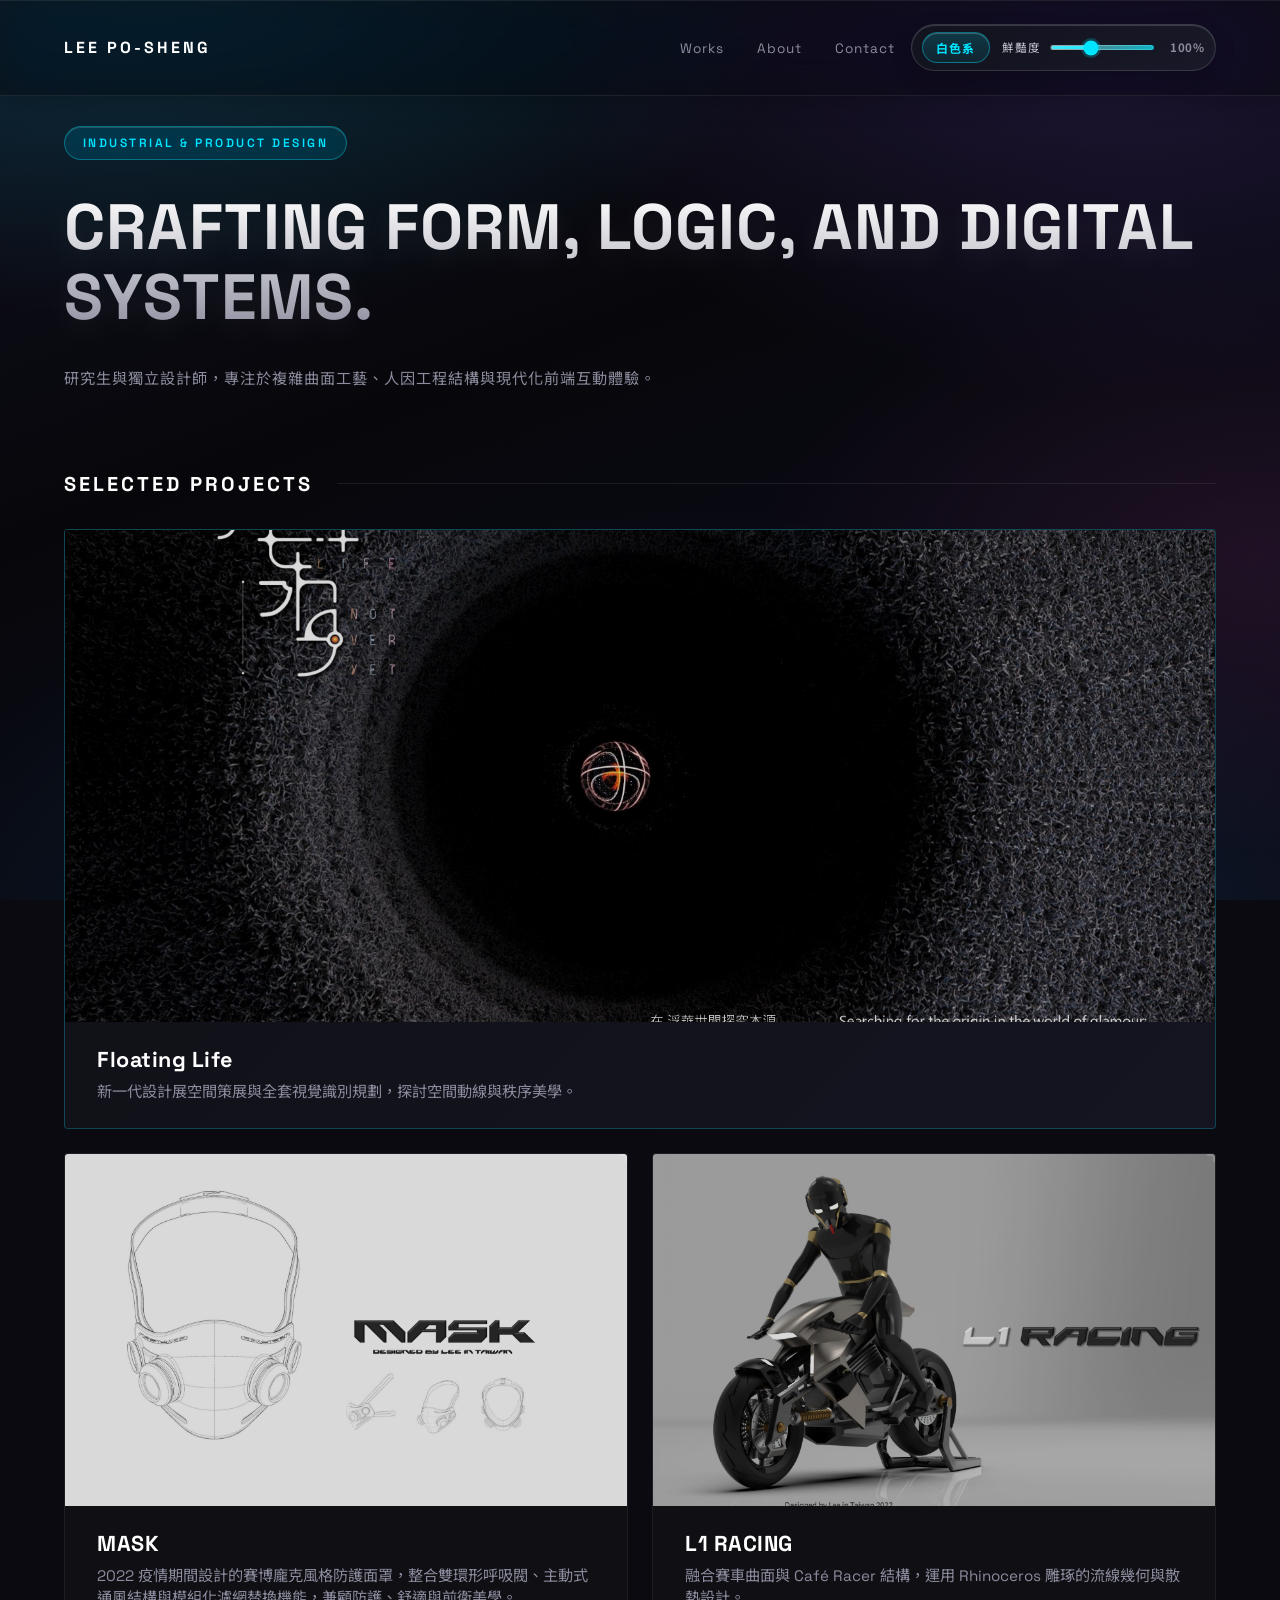
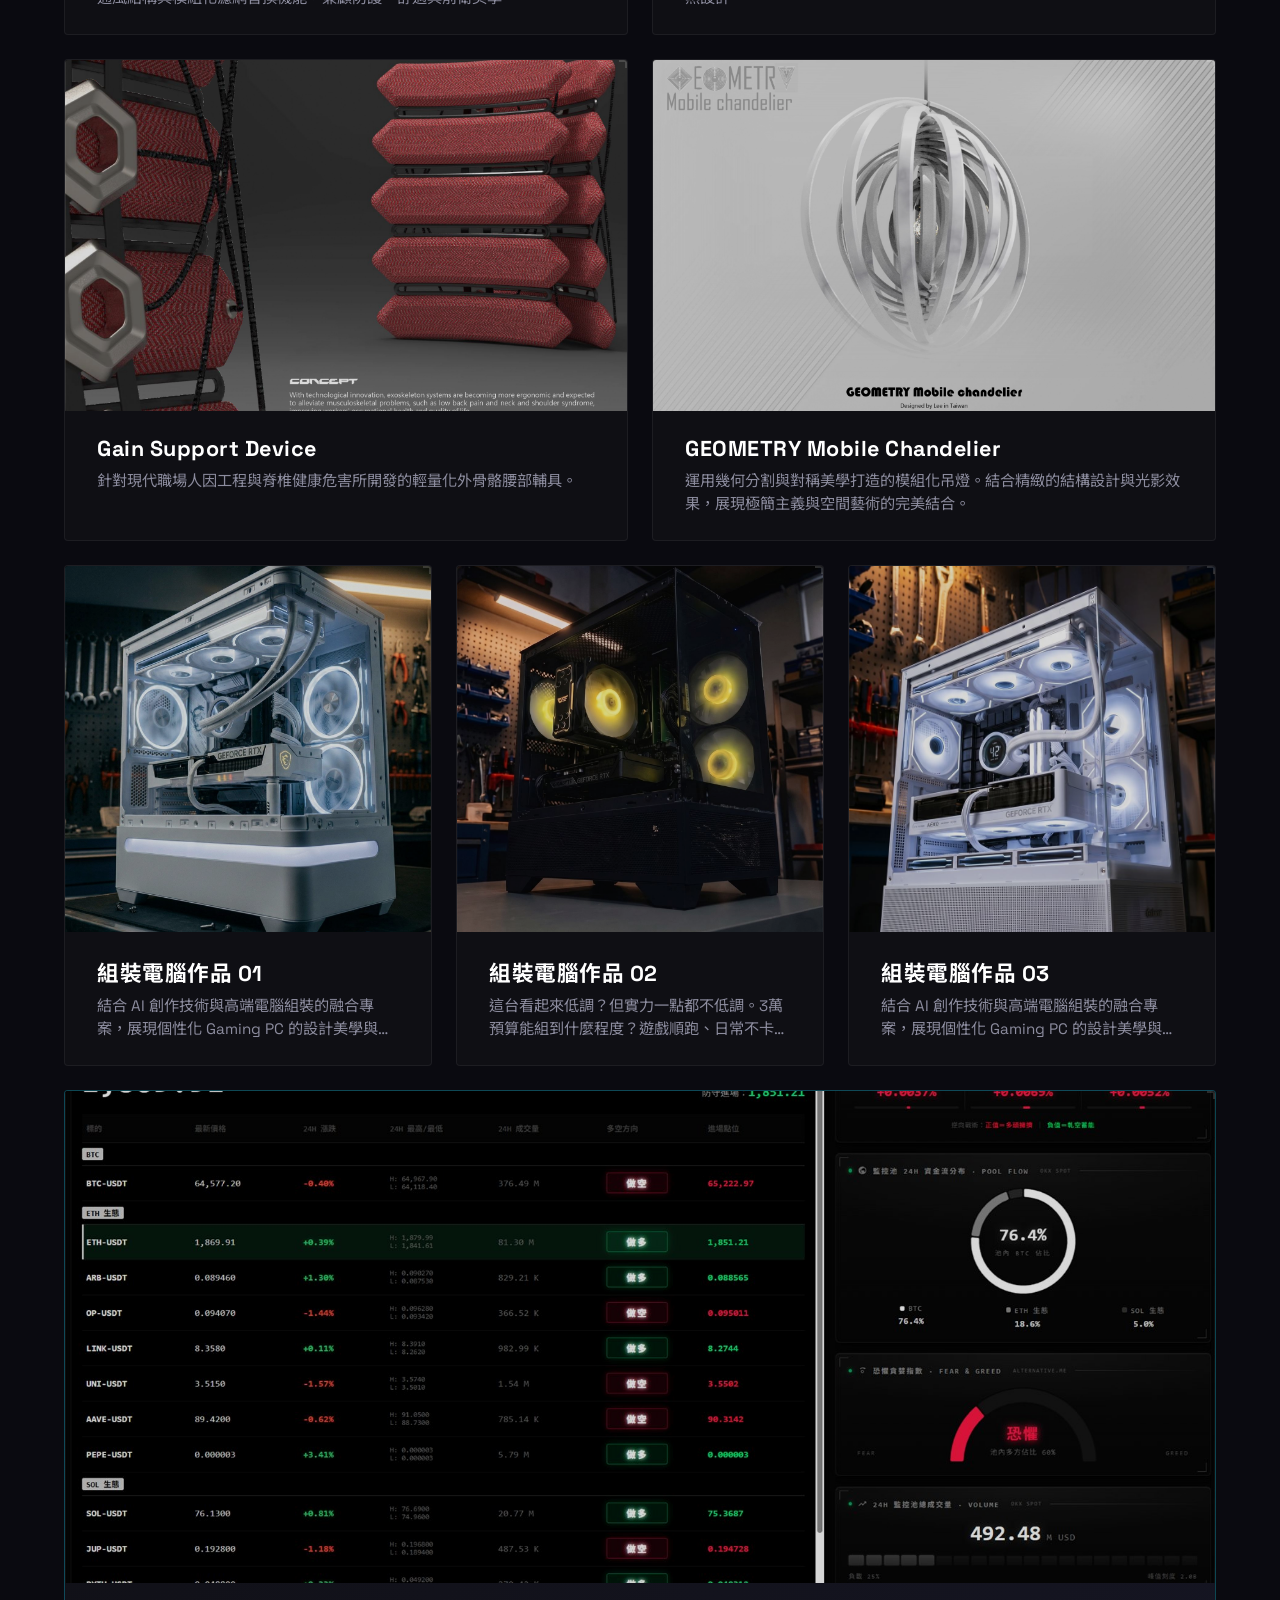
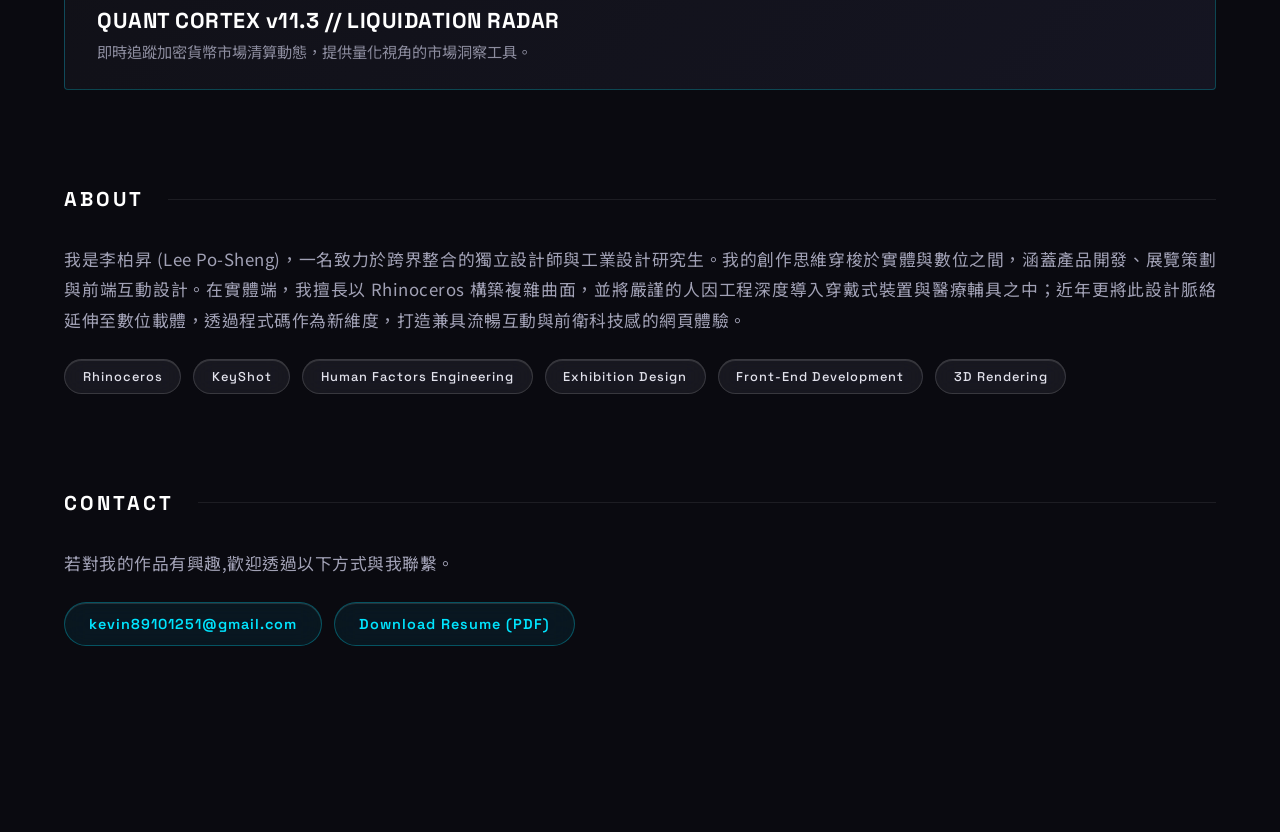
<file: index.html>
<!DOCTYPE html>
<html lang="zh-TW">
<head>
    <meta charset="UTF-8">
    <meta name="viewport" content="width=device-width, initial-scale=1.0">
    <title>Po-Sheng Lee | Portfolio</title>

    <meta name="description" content="李柏昇 (Lee Po-Sheng) 的作品集 — 工業設計研究生與獨立設計師，專注複雜曲面工藝、人因工程結構、展覽策劃與現代前端互動體驗。">
    <meta name="author" content="Lee Po-Sheng">
    <meta name="theme-color" content="#0a0a10">
    <link rel="canonical" href="./">

    <!-- Open Graph / 社群分享預覽（部署後請將 og:url、og:image 換成完整網址）-->
    <meta property="og:type" content="website">
    <meta property="og:title" content="Po-Sheng Lee | Portfolio">
    <meta property="og:description" content="工業設計研究生與獨立設計師，專注複雜曲面工藝、人因工程結構與現代前端互動體驗。">
    <meta property="og:image" content="jpg/Lee_Po-Sheng%20Portfolio_page-0023.jpg">
    <meta property="og:locale" content="zh_TW">
    <meta name="twitter:card" content="summary_large_image">
    <meta name="twitter:title" content="Po-Sheng Lee | Portfolio">
    <meta name="twitter:description" content="工業設計研究生與獨立設計師，專注複雜曲面工藝、人因工程結構與現代前端互動體驗。">
    <meta name="twitter:image" content="jpg/Lee_Po-Sheng%20Portfolio_page-0023.jpg">

    <link rel="icon" href="data:image/svg+xml,%3Csvg xmlns='http://www.w3.org/2000/svg' viewBox='0 0 32 32'%3E%3Crect width='32' height='32' rx='6' fill='%230a0a10'/%3E%3Ctext x='16' y='22' font-family='Arial,sans-serif' font-size='16' font-weight='700' fill='%2300e5ff' text-anchor='middle'%3EL%3C/text%3E%3C/svg%3E">

    <link rel="preconnect" href="https://fonts.googleapis.com">
    <link rel="preconnect" href="https://fonts.gstatic.com" crossorigin>
    <link href="https://fonts.googleapis.com/css2?family=Noto+Sans+TC:wght@400;700&family=Space+Grotesk:wght@700&display=swap" rel="stylesheet">
    <link rel="stylesheet" href="style.css">
</head>
<body>

    <header>
        <div class="logo">LEE PO-SHENG</div>
        <div class="header-tools">
            <nav class="nav-links">
                <a href="#works">Works</a>
                <a href="#about">About</a>
                <a href="#contact">Contact</a>
            </nav>

            <div class="view-controls" aria-label="顯示設定">
                <button type="button" class="theme-toggle" id="theme-toggle-btn" aria-pressed="false">白色系</button>
                <label class="saturation-control" for="saturation-range">
                    <span>鮮豔度</span>
                    <input id="saturation-range" type="range" min="70" max="150" step="5" value="100">
                    <output id="saturation-value">100%</output>
                </label>
            </div>
        </div>
    </header>

    <main>
        <section class="hero">
            <span class="tag">Industrial & Product Design</span>
            <h1>Crafting form, logic, and digital systems.</h1>
            <p>研究生與獨立設計師，專注於複雜曲面工藝、人因工程結構與現代化前端互動體驗。</p>
        </section>

        <h2 class="section-title" id="works">Selected Projects</h2>
<div class="portfolio-grid">
            <div class="card featured-card" onclick="openModal('floating')">
                <div class="card-img-wrapper">
                    <img src="jpg/Lee_Po-Sheng Portfolio_page-0023.jpg" alt="Floating Life Exhibition" loading="lazy">
                </div>
                <div class="card-content">
                    <h3>Floating Life</h3>
                    <p>新一代設計展空間策展與全套視覺識別規劃，探討空間動線與秩序美學。</p>
                </div>
            </div>

            <div class="card" onclick="openModal('mask')">
                <div class="card-img-wrapper">
                    <img src="jpg/Lee_Po-Sheng Portfolio_page-0009.jpg" alt="Cyberpunk mask main render" loading="lazy">
                </div>
                <div class="card-content">
                    <h3>MASK</h3>
                    <p>2022 疫情期間設計的賽博龐克風格防護面罩，整合雙環形呼吸閥、主動式通風結構與模組化濾網替換機能，兼顧防護、舒適與前衛美學。</p>
                </div>
            </div>

            <div class="card" onclick="openModal('l1')">
                <div class="card-img-wrapper">
                    <img src="jpg/l1.jpg" alt="L1 RACING Concept" loading="lazy">
                </div>
                <div class="card-content">
                    <h3>L1 RACING</h3>
                    <p>融合賽車曲面與 Café Racer 結構，運用 Rhinoceros 雕琢的流線幾何與散熱設計。</p>
                </div>
            </div>

            <div class="card" onclick="openModal('device')">
                <div class="card-img-wrapper">
                    <img src="jpg/device.jpg" alt="Gain Support Device" loading="lazy">
                </div>
                <div class="card-content">
                    <h3>Gain Support Device</h3>
                    <p>針對現代職場人因工程與脊椎健康危害所開發的輕量化外骨骼腰部輔具。</p>
                </div>
            </div>

            <div class="card" onclick="openModal('geometry')">
                <div class="card-img-wrapper">
                    <img src="jpg/Lee_Po-Sheng Portfolio_page-0004.jpg" alt="Geometry Mobile Chandelier" loading="lazy">
                </div>
                <div class="card-content">
                    <h3>GEOMETRY Mobile Chandelier</h3>
                    <p>運用幾何分割與對稱美學打造的模組化吊燈。結合精緻的結構設計與光影效果，展現極簡主義與空間藝術的完美結合。</p>
                </div>
            </div>

            <div class="card card-third" onclick="openModal('pc-build-1')">
                <div class="card-img-wrapper">
                    <img src="jpg/電腦店/福利連顯卡/Gemini_Generated_Image_p48gkpp48gkpp48g.jpg" alt="組裝電腦作品 01" loading="lazy">
                </div>
                <div class="card-content">
                    <h3>組裝電腦作品 01</h3>
                    <p>結合 AI 創作技術與高端電腦組裝的融合專案，展現個性化 Gaming PC 的設計美學與功能完整性。</p>
                </div>
            </div>

            <div class="card card-third" onclick="openModal('pc-build-2')">
                <div class="card-img-wrapper">
                    <img src="jpg/電腦店/32800/Gemini_Generated_Image_b1ov80b1ov80b1ov.jpg" alt="組裝電腦作品 02" loading="lazy">
                </div>
                <div class="card-content">
                    <h3>組裝電腦作品 02</h3>
                    <p>這台看起來低調？但實力一點都不低調。3萬預算能組到什麼程度？遊戲順跑、日常不卡、剪輯也能撐住 💻黑化機身＋黃光燈效就是那種——不張揚但很能打的配置</p>
                </div>
            </div>

            <div class="card card-third" onclick="openModal('pc-build-3')">
                <div class="card-img-wrapper">
                    <img src="jpg/電腦店/5070TI/Gemini_Generated_Image_r15k8or15k8or15k.jpg" alt="組裝電腦作品 03" loading="lazy">
                </div>
                <div class="card-content">
                    <h3>組裝電腦作品 03</h3>
                    <p>結合 AI 創作技術與高端電腦組裝的融合專案，展現個性化 Gaming PC 的設計美學與功能完整性。</p>
                </div>
            </div>

            <div class="card featured-card" onclick="openModal('quant-cortex')">
                <div class="card-img-wrapper">
                    <img src="jpg/加密貨幣/螢幕擷取畫面 2026-07-20 002026.jpg" alt="QUANT CORTEX - Liquidation Radar" loading="lazy">
                </div>
                <div class="card-content">
                    <h3>QUANT CORTEX v11.3 // LIQUIDATION RADAR</h3>
                    <p>即時追蹤加密貨幣市場清算動態，提供量化視角的市場洞察工具。</p>
                </div>
            </div>
        </div>

        <section class="about-section" id="about">
            <h2 class="section-title">About</h2>
            <div class="about-content">
                <p>我是李柏昇 (Lee Po-Sheng)，一名致力於跨界整合的獨立設計師與工業設計研究生。我的創作思維穿梭於實體與數位之間，涵蓋產品開發、展覽策劃與前端互動設計。在實體端，我擅長以 Rhinoceros 構築複雜曲面，並將嚴謹的人因工程深度導入穿戴式裝置與醫療輔具之中；近年更將此設計脈絡延伸至數位載體，透過程式碼作為新維度，打造兼具流暢互動與前衛科技感的網頁體驗。</p>
                <div class="skills-list">
                    <span class="skill-tag">Rhinoceros</span>
                    <span class="skill-tag">KeyShot</span>
                    <span class="skill-tag">Human Factors Engineering</span>
                    <span class="skill-tag">Exhibition Design</span>
                    <span class="skill-tag">Front-End Development</span>
                    <span class="skill-tag">3D Rendering</span>
                </div>
            </div>
        </section>

        <section class="contact-section" id="contact">
            <h2 class="section-title">Contact</h2>
            <div class="contact-content">
                <p>若對我的作品有興趣,歡迎透過以下方式與我聯繫。</p>
                <div class="contact-links">
                    <a href="mailto:kevin89101251@gmail.com" class="contact-link">kevin89101251@gmail.com</a>
                    <a href="Lee_Po-Sheng%20Portfolio.pdf" class="contact-link" download>Download Resume (PDF)</a>
                </div>
            </div>
        </section>
    </main>

    <div id="project-modal" class="modal" role="dialog" aria-modal="true" aria-label="作品詳細內容" aria-hidden="true">
        <button type="button" class="nav-arrow nav-arrow-prev" onclick="navigateProject(-1)" title="上一個作品" aria-label="上一個作品">‹</button>
        <button type="button" class="nav-arrow nav-arrow-next" onclick="navigateProject(1)" title="下一個作品" aria-label="下一個作品">›</button>
        <div class="modal-content">
            <button type="button" class="close-btn" onclick="closeModal()" aria-label="關閉">&times;</button>
            <div class="modal-body" id="modal-body-content"></div>
        </div>
    </div>

    <script src="script.js"></script>
</body>
</html>
</file>
<file: style.css>
*, *::before, *::after {
    box-sizing: border-box;
}

:root {
    --global-saturation: 100%;
}

html {
    filter: saturate(var(--global-saturation));
    transition: filter 0.25s ease;
}

/* =========================================
   全局動畫關鍵幀
   ========================================= */
@keyframes fadeIn {
    from {
        opacity: 0;
    }
    to {
        opacity: 1;
    }
}

@keyframes fadeInUp {
    from {
        opacity: 0;
        transform: translateY(30px);
    }
    to {
        opacity: 1;
        transform: translateY(0);
    }
}

@keyframes slideInLeft {
    from {
        opacity: 0;
        transform: translateX(-50px);
    }
    to {
        opacity: 1;
        transform: translateX(0);
    }
}

@keyframes scaleIn {
    from {
        opacity: 0;
        transform: scale(0.95);
    }
    to {
        opacity: 1;
        transform: scale(1);
    }
}

body, html {
    margin: 0;
    padding: 0;
    width: 100%;
    min-height: 100vh;
    background-color: #0a0a10;
    background-image:
        radial-gradient(ellipse 85% 65% at 12% -5%, rgba(0, 229, 255, 0.18), transparent 62%),
        radial-gradient(ellipse 75% 60% at 88% 8%, rgba(140, 92, 255, 0.16), transparent 60%),
        radial-gradient(ellipse 65% 55% at 98% 62%, rgba(255, 92, 180, 0.09), transparent 60%),
        radial-gradient(ellipse 95% 75% at 50% 105%, rgba(0, 229, 255, 0.11), transparent 65%),
        linear-gradient(160deg, #100f1e 0%, #07070b 40%, #0a0a17 75%, #0d0d1c 100%);
    background-attachment: fixed;
    color: #e2e2ec;
    font-family: 'Space Grotesk', 'Noto Sans TC', -apple-system, sans-serif;
    -webkit-font-smoothing: antialiased;
    scroll-behavior: smooth;
    animation: fadeIn 0.8s ease-out;
}

header {
    position: fixed;
    top: 0; left: 0;
    width: 100%;
    padding: 1.5rem 5%;
    display: flex;
    justify-content: space-between;
    align-items: center;
    z-index: 100;
    background: rgba(10, 10, 14, 0.55);
    backdrop-filter: blur(20px) saturate(180%);
    -webkit-backdrop-filter: blur(20px) saturate(180%);
    border-bottom: 1px solid rgba(255, 255, 255, 0.08);
    box-shadow: inset 0 1px 0 rgba(255, 255, 255, 0.08), 0 4px 24px rgba(0, 0, 0, 0.25);
}

.header-tools {
    display: flex;
    align-items: center;
    gap: 1rem;
}

.view-controls {
    z-index: 150;
    display: flex;
    align-items: center;
    gap: 0.8rem;
    padding: 0.42rem 0.62rem;
    border-radius: 999px;
    background: linear-gradient(125deg, rgba(20, 22, 31, 0.78), rgba(35, 38, 51, 0.55));
    border: 1px solid rgba(255, 255, 255, 0.14);
    box-shadow: inset 0 1px 0 rgba(255, 255, 255, 0.16), 0 8px 20px rgba(0, 0, 0, 0.22);
    backdrop-filter: blur(15px) saturate(170%);
    -webkit-backdrop-filter: blur(15px) saturate(170%);
}

.theme-toggle {
    border: 1px solid rgba(0, 229, 255, 0.38);
    background: linear-gradient(180deg, rgba(0, 229, 255, 0.18), rgba(0, 229, 255, 0.08));
    color: #00e5ff;
    font-family: 'Noto Sans TC', sans-serif;
    font-size: 0.75rem;
    font-weight: 700;
    letter-spacing: 0.8px;
    border-radius: 999px;
    padding: 0.38rem 0.86rem;
    cursor: pointer;
    box-shadow: inset 0 1px 0 rgba(255, 255, 255, 0.2);
    transition: background-color 0.25s ease, border-color 0.25s ease, color 0.25s ease, transform 0.2s ease;
    white-space: nowrap;
    flex-shrink: 0;
}

.theme-toggle:hover {
    background: rgba(0, 229, 255, 0.2);
    border-color: rgba(0, 229, 255, 0.55);
    transform: translateY(-1px);
}

.saturation-control {
    display: flex;
    align-items: center;
    gap: 0.45rem;
    color: #c7c7d6;
    font-size: 0.72rem;
    letter-spacing: 0.8px;
    font-family: 'Noto Sans TC', sans-serif;
    white-space: nowrap;
    flex-shrink: 0;
}

#saturation-range {
    width: 104px;
    accent-color: #00e5ff;
}

#saturation-range::-webkit-slider-runnable-track {
    height: 5px;
    border-radius: 999px;
    background: linear-gradient(90deg, rgba(255, 255, 255, 0.25), rgba(0, 229, 255, 0.7));
}

#saturation-range::-webkit-slider-thumb {
    -webkit-appearance: none;
    appearance: none;
    width: 15px;
    height: 15px;
    border-radius: 50%;
    margin-top: -5px;
    background: #ecfbff;
    border: 1px solid rgba(0, 229, 255, 0.8);
    box-shadow: 0 0 0 2px rgba(0, 229, 255, 0.22);
}

#saturation-range::-moz-range-track {
    height: 5px;
    border-radius: 999px;
    background: linear-gradient(90deg, rgba(255, 255, 255, 0.25), rgba(0, 229, 255, 0.7));
}

#saturation-range::-moz-range-thumb {
    width: 15px;
    height: 15px;
    border-radius: 50%;
    background: #ecfbff;
    border: 1px solid rgba(0, 229, 255, 0.8);
    box-shadow: 0 0 0 2px rgba(0, 229, 255, 0.22);
}

#saturation-value {
    min-width: 42px;
    color: #8c8c9e;
    font-weight: 700;
    text-align: right;
}

.logo {
    font-weight: 800;
    letter-spacing: 3px;
    font-size: 1rem;
    color: #fff;
}

.nav-links a {
    color: #8c8c9e;
    text-decoration: none;
    margin-left: 1.8rem;
    font-size: 0.85rem;
    letter-spacing: 1px;
    transition: color 0.3s cubic-bezier(0.16, 1, 0.3, 1);
    position: relative;
}

.nav-links a:hover {
    color: #00e5ff;
}

main {
    position: relative;
    z-index: 1;
    padding: 14vh 5% 10vh 5%;
    max-width: 1400px;
    margin: 0 auto;
}

.tag {
    display: inline-block;
    padding: 0.5rem 1.1rem;
    font-size: 0.75rem;
    font-weight: 600;
    text-transform: uppercase;
    letter-spacing: 2.5px;
    font-family: 'Space Grotesk', sans-serif;
    background-color: rgba(0, 229, 255, 0.1);
    backdrop-filter: blur(12px) saturate(180%);
    -webkit-backdrop-filter: blur(12px) saturate(180%);
    color: #00e5ff;
    border: 1px solid rgba(0, 229, 255, 0.35);
    border-radius: 100px;
    box-shadow: inset 0 1px 0 rgba(255, 255, 255, 0.15);
    margin-bottom: 2rem;
    animation: fadeInUp 0.6s ease-out 0.1s both;
}

.hero h1 {
    font-size: clamp(2.5rem, 5vw, 4.5rem);
    font-weight: 700;
    line-height: 1.1;
    margin: 0 0 2rem 0;
    letter-spacing: 1px;
    text-transform: uppercase;
    font-family: 'Space Grotesk', sans-serif;
    color: #fff;
    background: linear-gradient(180deg, #FFFFFF 0%, #8c8c9e 100%);
    background-clip: text;
    -webkit-background-clip: text;
    -webkit-text-fill-color: transparent;
    text-shadow: 0px 10px 30px rgba(255, 255, 255, 0.08);
    animation: fadeInUp 0.8s ease-out 0.2s both;
}

.hero p {
    font-size: clamp(0.95rem, 1.15vw, 1.1rem);
    font-family: 'Noto Sans TC', sans-serif;
    color: #8c8c9e;
    max-width: 100%;
    line-height: 1.7;
    letter-spacing: 1px;
    font-weight: 400;
    margin: 0;
    text-align: justify;
    text-justify: inter-character;
    animation: fadeInUp 0.8s ease-out 0.3s both;
}

.section-title {
    font-size: 1.25rem;
    font-weight: 700;
    margin: 5rem 0 2rem 0;
    letter-spacing: 3px;
    text-transform: uppercase;
    color: #fff;
    display: flex;
    align-items: center;
    animation: slideInLeft 0.8s ease-out;
    scroll-margin-top: 100px;
}

.section-title::after {
    content: '';
    flex: 1;
    height: 1px;
    background: rgba(255, 255, 255, 0.08);
    margin-left: 1.5rem;
}

.portfolio-grid {
    display: grid;
    grid-template-columns: repeat(12, 1fr);
    gap: 1.5rem;
}

/* 確保卡片樣式正確且滑鼠會變成手指 */
.card {
    grid-column: span 6;
    background-color: #0f0f14;
    border: 1px solid rgba(255, 255, 255, 0.06);
    border-radius: 4px;
    position: relative;
    overflow: hidden;
    transition: transform 0.3s cubic-bezier(0.16, 1, 0.3, 1), border-color 0.3s ease;
    cursor: pointer;
    animation: scaleIn 0.6s ease-out;
}

.card::before {
    content: '';
    position: absolute;
    top: 0; right: 0;
    width: 8px; height: 8px;
    border-top: 2px solid rgba(255, 255, 255, 0.15);
    border-right: 2px solid rgba(255, 255, 255, 0.15);
    z-index: 3;
}

/* =========================================
   卡片圖片容器與濾鏡 (優化圖文比例)
   ========================================= */
.card-img-wrapper {
    width: 100%;
    aspect-ratio: 16 / 10; /* 一般卡片採用 16:10 黃金比例，增加圖片高度 */
    height: auto;
    overflow: hidden;
    position: relative;
    background-color: #000;
}

.card-img-wrapper img {
    width: 100%;
    height: 100%;
    object-fit: cover;
    opacity: 0.85;
    transition: transform 0.5s cubic-bezier(0.16, 1, 0.3, 1), opacity 0.3s ease;
}

.card:hover .card-img-wrapper img {
    transform: scale(1.03);
    opacity: 1;
}

/* 大主打卡片專屬比例 */
.featured-card .card-img-wrapper {
    aspect-ratio: 21 / 9; /* 電影級寬螢幕比例，讓浮生未央更具震撼力 */
    height: auto;
}

/* =========================================
   卡片文字區塊 (縮小黑色方塊面積)
   ========================================= */
.card-content {
    padding: 1.5rem 2rem; /* 將原本的 2.5rem 縮小，上下收緊，左右保留呼吸感 */
}

.featured-card h3 {
    font-size: 1.8rem;
    color: #00e5ff;
}

.card h3 {
    margin: 0 0 0.5rem 0; /* 縮小標題與內文的距離 */
    font-size: 1.35rem;
    font-weight: 700;
    letter-spacing: 0.5px;
    color: #fff;
}

.card p {
    color: #8c8c9e;
    font-size: 0.95rem;
    line-height: 1.5; /* 稍微收緊文字行高 */
    margin: 0;
    display: -webkit-box;
    -webkit-line-clamp: 2; /* 限制內文最多顯示兩行，超過變成省略號，確保黑色方塊不會被文字撐太高 */
    line-clamp: 2;
    -webkit-box-orient: vertical;
    overflow: hidden;
}

.card:hover {
    transform: translateY(-4px);
    border-color: rgba(0, 229, 255, 0.4);
    background-color: #13131c;
}

.featured-card {
    grid-column: span 12;
    background: linear-gradient(135deg, #0f0f14 0%, #151522 100%);
    border-color: rgba(0, 229, 255, 0.25);
    animation: scaleIn 0.6s ease-out;
}

.card-third {
    grid-column: span 4;
}

.card-third .card-img-wrapper {
    aspect-ratio: 1 / 1;
}

.card-img-placeholder {
    display: flex;
    align-items: center;
    justify-content: center;
    background: repeating-linear-gradient(45deg, rgba(255, 255, 255, 0.02), rgba(255, 255, 255, 0.02) 10px, rgba(255, 255, 255, 0.04) 10px, rgba(255, 255, 255, 0.04) 20px);
    border-bottom: 1px dashed rgba(255, 255, 255, 0.15);
}

.placeholder-label {
    font-size: 0.8rem;
    letter-spacing: 2px;
    text-transform: uppercase;
    color: #5a5a6e;
    font-family: 'Space Grotesk', sans-serif;
}

@media (max-width: 768px) {
    .card, .featured-card {
        grid-column: span 12;
    }

    #saturation-range {
        width: 98px;
    }

    .header-tools {
        gap: 0.7rem;
    }

    .nav-links a {
        margin-left: 1rem;
    }

    .view-controls {
        padding: 0.35rem 0.5rem;
        gap: 0.5rem;
    }

    .theme-toggle {
        padding: 0.34rem 0.7rem;
        font-size: 0.7rem;
    }
}

@media (max-width: 640px) {
    header {
        align-items: flex-start;
        gap: 0.55rem;
        flex-direction: column;
    }

    .header-tools {
        width: 100%;
        flex-wrap: wrap;
        row-gap: 0.6rem;
        justify-content: space-between;
    }

    .nav-links {
        display: flex;
        align-items: center;
    }

    .nav-links a {
        margin-left: 0;
        margin-right: 0.9rem;
    }

    .view-controls {
        flex: 1 1 100%;
        justify-content: space-between;
    }

    .modal-content {
        width: 94%;
        height: 88vh;
    }

    .modal-body {
        padding: 3.75rem 1.25rem 1.75rem;
    }

    .modal-body h2 {
        font-size: 1.5rem;
        padding-bottom: 0.75rem;
    }

    .project-details p {
        font-size: 0.95rem;
        line-height: 1.7;
    }

    .modal-body img {
        margin: 1.25rem 0;
    }

    .additional-images {
        grid-template-columns: 1fr;
        gap: 1rem;
        margin-top: 1.25rem;
    }

    .additional-images-mask img:last-child {
        grid-column: span 1;
    }

    .project-instagram {
        padding: 0.75rem;
    }

    .close-btn {
        top: 1rem;
        right: 1rem;
        font-size: 2rem;
    }

    .nav-arrow {
        width: 34px;
        height: 34px;
        font-size: 1rem;
    }

    .nav-arrow-prev {
        left: 0.5rem;
    }

    .nav-arrow-next {
        right: 0.5rem;
    }

    .project-section-label {
        margin: 2rem 0 1rem 0;
    }
}

html[data-theme="light"] body,
html[data-theme="light"] html {
    background-color: #f5f7fc;
    background-image:
        radial-gradient(ellipse 85% 65% at 12% -5%, rgba(0, 133, 224, 0.18), transparent 62%),
        radial-gradient(ellipse 75% 60% at 88% 8%, rgba(116, 112, 219, 0.14), transparent 60%),
        radial-gradient(ellipse 65% 55% at 98% 62%, rgba(255, 97, 149, 0.1), transparent 60%),
        linear-gradient(165deg, #f9fbff 0%, #edf2fb 45%, #eef3fd 100%);
    color: #1f2331;
}

html[data-theme="light"] header {
    background: rgba(245, 249, 255, 0.8);
    border-bottom: 1px solid rgba(30, 45, 76, 0.1);
    box-shadow: inset 0 1px 0 rgba(255, 255, 255, 0.65), 0 4px 24px rgba(44, 62, 102, 0.08);
}

html[data-theme="light"] .logo,
html[data-theme="light"] .section-title,
html[data-theme="light"] .card h3,
html[data-theme="light"] .modal-body h2 {
    color: #121a2a;
}

html[data-theme="light"] .hero h1 {
    background: linear-gradient(180deg, #0f1e3a 0%, #425273 100%);
    background-clip: text;
    -webkit-background-clip: text;
    -webkit-text-fill-color: transparent;
    text-shadow: none;
}

html[data-theme="light"] .hero p,
html[data-theme="light"] .nav-links a,
html[data-theme="light"] .card p,
html[data-theme="light"] .about-content p,
html[data-theme="light"] .contact-content p,
html[data-theme="light"] #saturation-value,
html[data-theme="light"] .project-details p,
html[data-theme="light"] .close-btn,
html[data-theme="light"] .nav-arrow {
    color: #586482;
}

html[data-theme="light"] .card {
    background-color: rgba(255, 255, 255, 0.75);
    border-color: rgba(37, 56, 91, 0.15);
}

html[data-theme="light"] .card:hover {
    border-color: rgba(0, 145, 229, 0.4);
    background-color: rgba(255, 255, 255, 0.95);
}

html[data-theme="light"] .featured-card {
    background: linear-gradient(135deg, rgba(255, 255, 255, 0.92) 0%, rgba(235, 244, 255, 0.95) 100%);
    border-color: rgba(0, 145, 229, 0.3);
}

html[data-theme="light"] .skill-tag {
    background-color: rgba(17, 45, 92, 0.05);
    border-color: rgba(17, 45, 92, 0.16);
    color: #27324b;
}

html[data-theme="light"] .modal {
    background-color: rgba(232, 240, 251, 0.72);
}

html[data-theme="light"] .modal-content {
    background: rgba(255, 255, 255, 0.7);
    border-color: rgba(0, 145, 229, 0.28);
    box-shadow: inset 0 1px 0 rgba(255, 255, 255, 0.9), 0 0 40px rgba(0, 145, 229, 0.12), 0 20px 55px rgba(37, 56, 91, 0.12);
}

html[data-theme="light"] .project-instagram {
    background: rgba(17, 45, 92, 0.04);
    border-color: rgba(17, 45, 92, 0.1);
}

html[data-theme="light"] .view-controls {
    background: linear-gradient(130deg, rgba(251, 253, 255, 0.86), rgba(231, 240, 255, 0.9));
    border-color: rgba(37, 56, 91, 0.18);
    box-shadow: inset 0 1px 0 rgba(255, 255, 255, 0.95), 0 8px 18px rgba(65, 86, 126, 0.14);
}

html[data-theme="light"] .theme-toggle {
    border-color: rgba(0, 145, 229, 0.35);
    background: rgba(0, 145, 229, 0.12);
    color: #0f5b86;
}

/* =========================================
   About / Contact 區塊
   ========================================= */
.about-section,
.contact-section {
    margin: 6rem 0;
    animation: fadeInUp 0.8s ease-out;
}

.about-content p,
.contact-content p {
    font-size: 1.05rem;
    font-family: 'Noto Sans TC', sans-serif;
    color: #a1a1b5;
    line-height: 1.8;
    max-width: 100%;
    letter-spacing: 0.5px;
    margin: 0;
    text-align: justify;
    text-justify: inter-character;
}

.skills-list,
.contact-links {
    display: flex;
    flex-wrap: wrap;
    gap: 0.75rem;
    margin-top: 1.5rem;
}

.skill-tag {
    padding: 0.5rem 1.1rem;
    font-size: 0.8rem;
    font-weight: 500;
    letter-spacing: 1px;
    background-color: rgba(255, 255, 255, 0.06);
    backdrop-filter: blur(12px) saturate(180%);
    -webkit-backdrop-filter: blur(12px) saturate(180%);
    border: 1px solid rgba(255, 255, 255, 0.14);
    border-radius: 100px;
    box-shadow: inset 0 1px 0 rgba(255, 255, 255, 0.12);
    color: #e2e2ec;
}

.contact-link {
    display: inline-block;
    padding: 0.75rem 1.5rem;
    font-size: 0.9rem;
    font-weight: 600;
    letter-spacing: 1px;
    color: #00e5ff;
    background-color: rgba(0, 229, 255, 0.06);
    backdrop-filter: blur(12px) saturate(180%);
    -webkit-backdrop-filter: blur(12px) saturate(180%);
    border: 1px solid rgba(0, 229, 255, 0.3);
    border-radius: 100px;
    box-shadow: inset 0 1px 0 rgba(255, 255, 255, 0.12);
    text-decoration: none;
    transition: background-color 0.3s ease, color 0.3s ease;
}

.contact-link:hover {
    background-color: rgba(0, 229, 255, 0.14);
}
/* =========================================
   Modal 滿版科技感視窗樣式
   ========================================= */
.modal {
    display: none; /* 預設隱藏 */
    position: fixed;
    z-index: 9999;
    left: 0;
    top: 0;
    width: 100%;
    height: 100%;
    background-color: rgba(5, 5, 7, 0.85); /* 深色毛玻璃遮罩 */
    backdrop-filter: blur(12px);
    opacity: 0;
    transition: opacity 0.4s ease;
    animation: fadeIn 0.4s ease-out;
}

.modal.active {
    display: flex;
    justify-content: center;
    align-items: center;
    opacity: 1;
}

.modal-content {
    background: rgba(15, 15, 20, 0.6);
    backdrop-filter: blur(30px) saturate(180%);
    -webkit-backdrop-filter: blur(30px) saturate(180%);
    border: 1px solid rgba(0, 229, 255, 0.3);
    box-shadow: inset 0 1px 0 rgba(255, 255, 255, 0.08), 0 0 40px rgba(0, 229, 255, 0.08), 0 20px 60px rgba(0, 0, 0, 0.5);
    width: 90%;
    max-width: 1100px;
    height: 85vh;
    border-radius: 4px;
    position: relative;
    transform: scale(0.95) translateY(20px);
    transition: transform 0.5s cubic-bezier(0.16, 1, 0.3, 1);
    overflow-y: auto;
}

.modal.active .modal-content {
    transform: scale(1) translateY(0);
}

.close-btn {
    position: absolute;
    top: 1.5rem;
    right: 2rem;
    color: #8c8c9e;
    font-size: 2.5rem;
    font-weight: 300;
    cursor: pointer;
    transition: color 0.2s;
    z-index: 10;
    line-height: 1;
    background: none;
    border: none;
    padding: 0;
    font-family: inherit;
}

.close-btn:hover {
    color: #00e5ff;
}

/* 鍵盤操作時的焦點外框（滑鼠點擊不顯示）*/
.card:focus-visible,
.close-btn:focus-visible,
.nav-arrow:focus-visible,
.nav-links a:focus-visible,
.contact-link:focus-visible,
.theme-toggle:focus-visible {
    outline: 2px solid #00e5ff;
    outline-offset: 3px;
    border-radius: 4px;
}

/* 導航箭頭按鈕樣式 */
.nav-arrow {
    position: absolute;
    top: 50%;
    transform: translateY(-50%);
    width: 44px;
    height: 44px;
    background: rgba(255, 255, 255, 0.04);
    backdrop-filter: blur(12px) saturate(180%);
    -webkit-backdrop-filter: blur(12px) saturate(180%);
    border: 1px solid rgba(255, 255, 255, 0.12);
    box-shadow: inset 0 1px 0 rgba(255, 255, 255, 0.1);
    color: #8c8c9e;
    font-size: 1.35rem;
    font-weight: 300;
    cursor: pointer;
    border-radius: 50%;
    transition: color 0.25s ease, border-color 0.25s ease, background 0.25s ease, transform 0.25s ease;
    display: flex;
    align-items: center;
    justify-content: center;
    z-index: 10000;
    line-height: 1;
    padding: 0;
}

.nav-arrow:hover {
    color: #00e5ff;
    background: rgba(0, 229, 255, 0.08);
    border-color: rgba(0, 229, 255, 0.4);
    transform: translateY(-50%) scale(1.08);
}

.nav-arrow:active {
    transform: translateY(-50%) scale(0.95);
}

.nav-arrow.disabled {
    opacity: 0.25;
    cursor: default;
    pointer-events: none;
}

.nav-arrow-prev {
    left: 2rem;
}

.nav-arrow-next {
    right: 2rem;
}

@media (max-width: 900px) {
    .nav-arrow-prev {
        left: 0.75rem;
    }
    .nav-arrow-next {
        right: 0.75rem;
    }
}

.modal-body {
    padding: 4rem;
}

.modal-body h2 {
    font-size: 2.5rem;
    margin-top: 0;
    color: #fff;
    border-bottom: 1px solid rgba(255, 255, 255, 0.1);
    padding-bottom: 1rem;
}

.video-container {
    width: 100%;
    margin: 2rem 0;
    border-radius: 4px;
    overflow: hidden;
    border: 1px solid rgba(0, 229, 255, 0.2);
}

.video-container iframe {
    display: block;
    border-radius: 4px;
}

.modal-body img {
    width: 100%;
    border-radius: 4px;
    margin: 2rem 0;
}

.project-details p {
    color: #a1a1b5;
    line-height: 1.8;
    font-size: 1.1rem;
    letter-spacing: 1px;
}

.project-link {
    margin-top: 1.5rem;
}

.project-section-label {
    display: flex;
    align-items: center;
    font-size: 0.75rem;
    font-weight: 700;
    letter-spacing: 2px;
    text-transform: uppercase;
    color: #00e5ff;
    margin: 3rem 0 1.25rem 0;
}

.project-section-label::after {
    content: '';
    flex: 1;
    height: 1px;
    background: rgba(255, 255, 255, 0.08);
    margin-left: 1.25rem;
}

.project-instagram {
    max-width: 100%;
    width: 100%;
    margin: 0 auto 2rem auto;
    padding: 1.5rem;
    border-radius: 12px;
    background: rgba(255, 255, 255, 0.03);
    border: 1px solid rgba(255, 255, 255, 0.1);
    display: flex;
    justify-content: center;
}

.project-instagram > * {
    width: 100% !important;
    max-width: 540px !important;
}

.project-instagram iframe {
    border-radius: 8px !important;
}

.additional-images {
    display: grid;
    grid-template-columns: repeat(2, 1fr);
    gap: 1.5rem;
    margin-top: 2rem;
}

.additional-images img {
    width: 100%;
    border-radius: 4px;
    object-fit: cover;
}

/* MASK - 最後一張圖片放大全寬 */
.additional-images-mask img:last-child {
    grid-column: span 2;
    max-width: 100%;
}

/* =========================================
   圖片放大燈箱 (Lightbox) 樣式
   ========================================= */
.lightbox {
    display: none;
    position: fixed;
    z-index: 10000;
    left: 0;
    top: 0;
    width: 100%;
    height: 100%;
    background-color: rgba(0, 0, 0, 0.95);
    backdrop-filter: blur(5px);
    opacity: 0;
    transition: opacity 0.3s ease;
}

.lightbox.active {
    display: flex;
    justify-content: center;
    align-items: center;
    opacity: 1;
}

.lightbox-image {
    max-width: 90%;
    max-height: 90%;
    object-fit: contain;
    border-radius: 4px;
    animation: zoomIn 0.3s cubic-bezier(0.16, 1, 0.3, 1);
}

.lightbox-close {
    position: absolute;
    top: 2rem;
    right: 2rem;
    color: #00e5ff;
    font-size: 3rem;
    font-weight: 300;
    cursor: pointer;
    transition: color 0.2s;
    line-height: 1;
    z-index: 10001;
}

.lightbox-close:hover {
    color: #fff;
}

@keyframes zoomIn {
    from {
        transform: scale(0.8);
        opacity: 0;
    }
    to {
        transform: scale(1);
        opacity: 1;
    }
}

/* =========================================
   Light Theme 對比修正 (最終覆蓋)
   ========================================= */
html[data-theme="light"] .tag {
    color: #046f9a;
    background-color: rgba(0, 145, 229, 0.14);
    border-color: rgba(0, 145, 229, 0.35);
}

html[data-theme="light"] .section-title::after,
html[data-theme="light"] .project-section-label::after {
    background: rgba(24, 45, 89, 0.18);
}

html[data-theme="light"] .hero p,
html[data-theme="light"] .card p,
html[data-theme="light"] .about-content p,
html[data-theme="light"] .contact-content p,
html[data-theme="light"] .project-details p,
html[data-theme="light"] .saturation-control,
html[data-theme="light"] .saturation-control span,
html[data-theme="light"] #saturation-value,
html[data-theme="light"] .close-btn,
html[data-theme="light"] .nav-arrow,
html[data-theme="light"] .placeholder-label {
    color: #3f4c69;
}

html[data-theme="light"] .nav-links a {
    color: #4d5e83;
}

html[data-theme="light"] .nav-links a:hover,
html[data-theme="light"] .close-btn:hover,
html[data-theme="light"] .nav-arrow:hover {
    color: #0479b2;
}

html[data-theme="light"] .contact-link {
    color: #0f5b86;
    background-color: rgba(0, 145, 229, 0.09);
    border-color: rgba(0, 145, 229, 0.32);
}

html[data-theme="light"] .contact-link:hover {
    background-color: rgba(0, 145, 229, 0.16);
}

html[data-theme="light"] .modal-body h2 {
    color: #13203b;
    border-bottom-color: rgba(24, 45, 89, 0.2);
}
</file>
